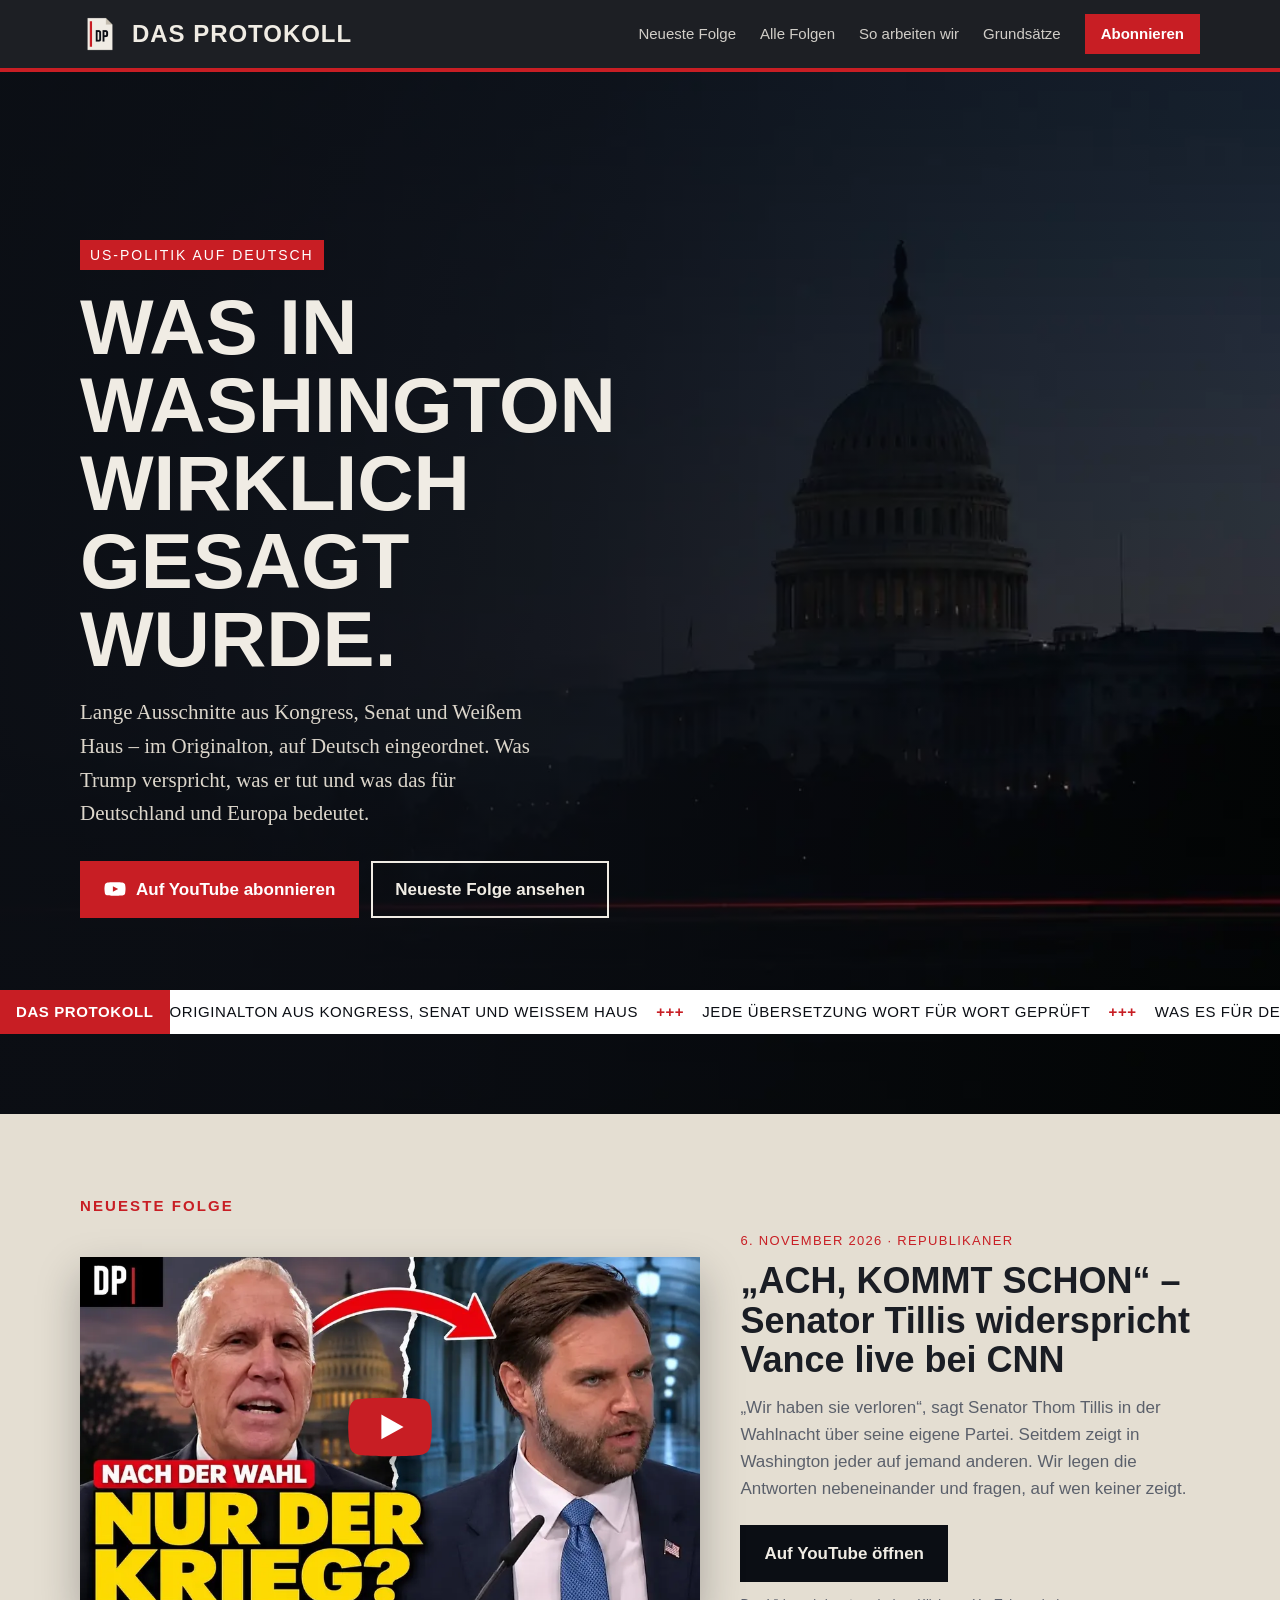
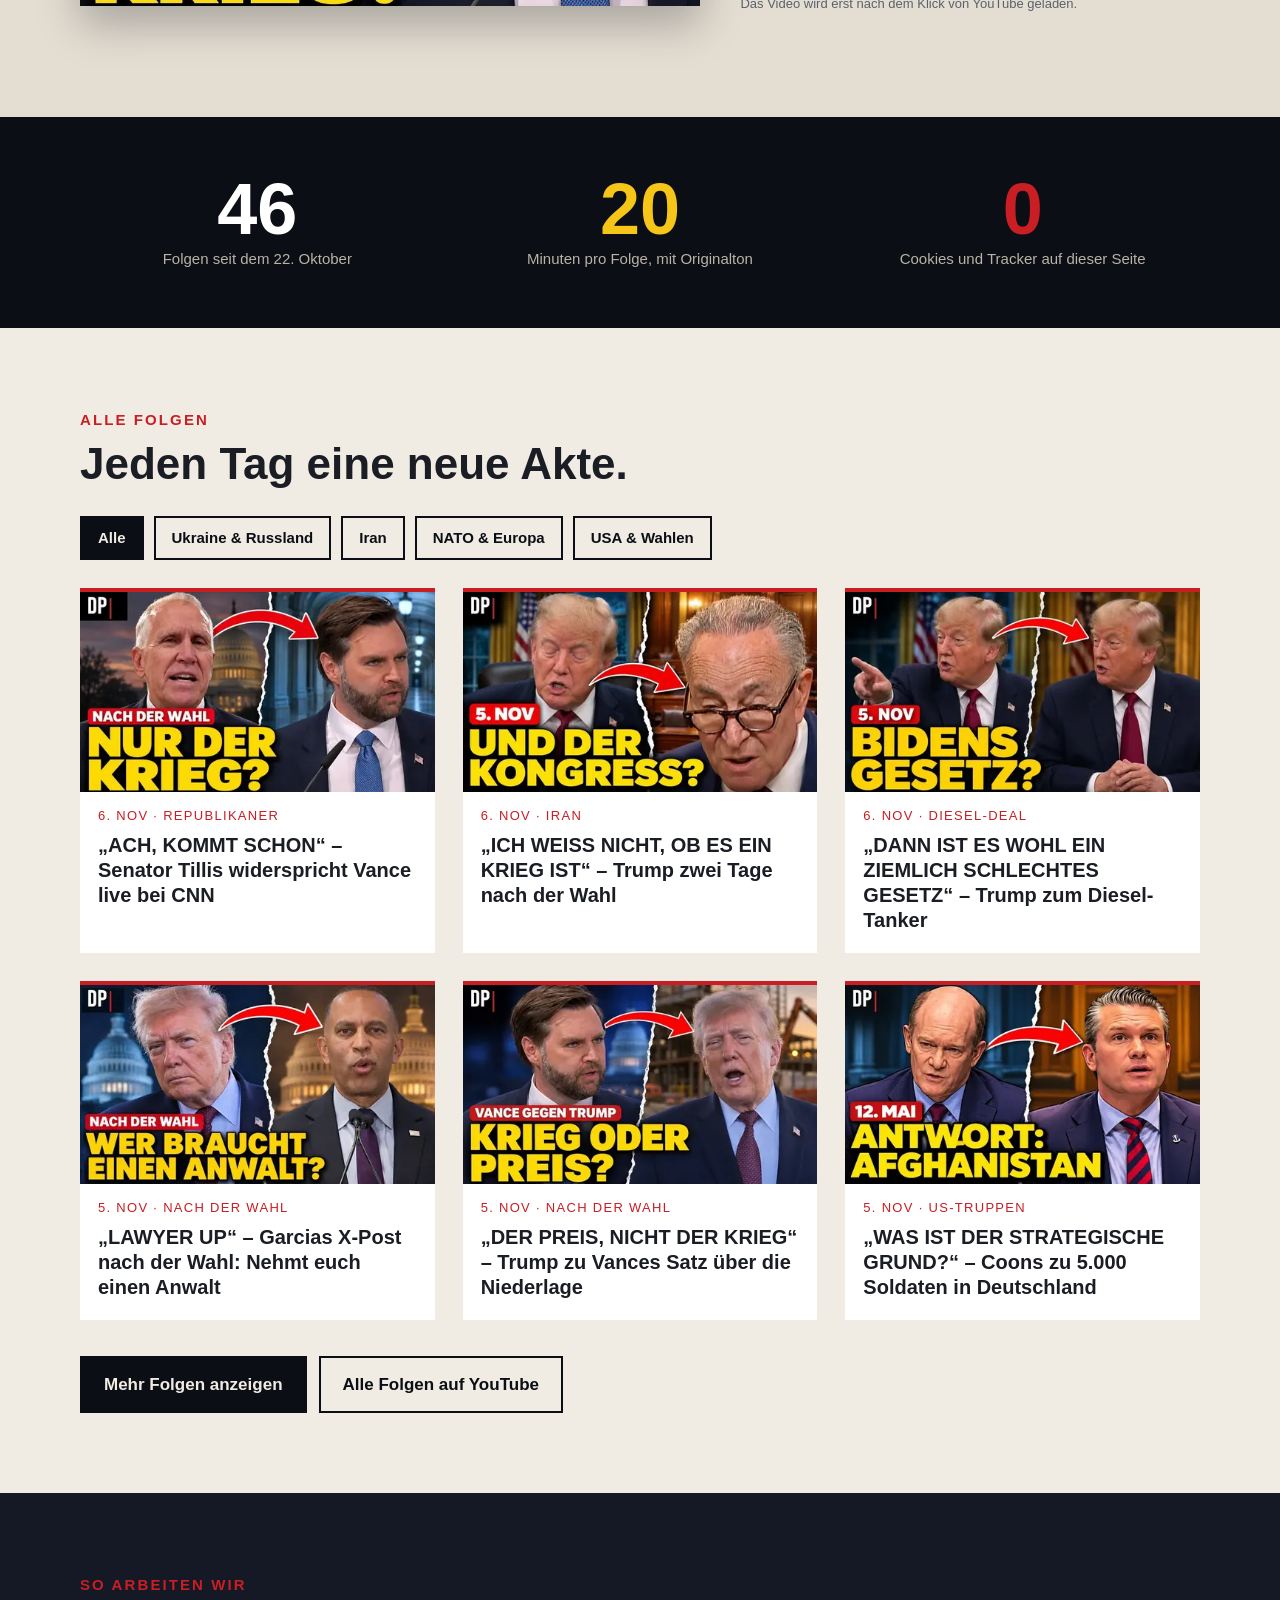
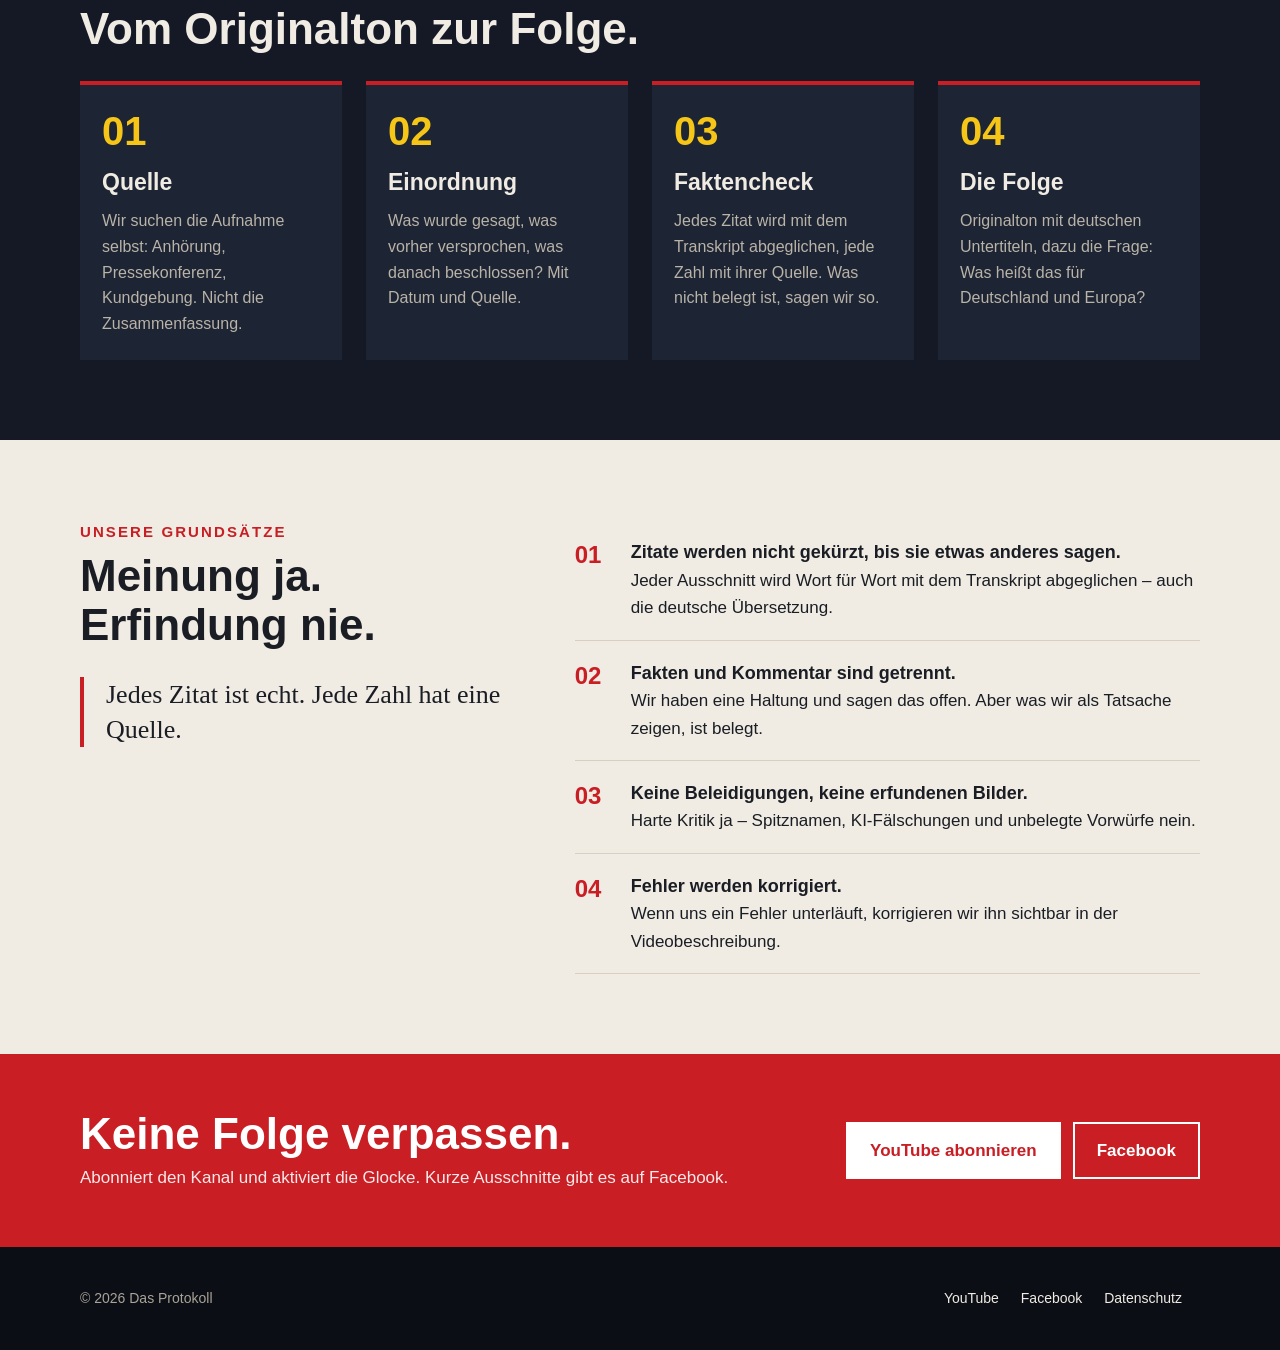
<file: index.html>
<!doctype html>
<html lang="de">
<head>
  <meta charset="utf-8">
  <meta name="viewport" content="width=device-width, initial-scale=1">
  <title>Das Protokoll – US-Politik auf Deutsch</title>
  <meta name="description" content="Das Protokoll zeigt, was in Washington wirklich gesagt und beschlossen wurde – mit dem Originalton aus Kongress, Senat und Weißem Haus, auf Deutsch eingeordnet.">
  <meta name="theme-color" content="#0B0E14">
  <meta property="og:title" content="Das Protokoll – US-Politik auf Deutsch">
  <meta property="og:description" content="Was Trump verspricht, was er tut – und was das für Deutschland bedeutet. Mit dem Originalton.">
  <meta property="og:image" content="https://dasprotokoll.github.io/og.jpg">
  <meta property="og:type" content="website">
  <link rel="icon" href="favicon.png">
  <link rel="preload" as="image" href="hero-m.webp" media="(max-width: 860px)">
  <link rel="preload" as="image" href="hero.webp" media="(min-width: 861px)">
  <link rel="stylesheet" href="style.css">
  <script defer src="app.js"></script>
</head>
<body>
  <header class="ust" id="ust">
    <div class="kap">
      <a class="marka" href="#oben"><img src="logo.png" alt="" width="40" height="40"><span>Das Protokoll</span></a>
      <button class="menu-dugme" aria-label="Menü öffnen" aria-expanded="false" aria-controls="menu"><span></span><span></span><span></span></button>
      <nav class="menu" id="menu">
        <a href="#neu">Neueste Folge</a>
        <a href="#folgen">Alle Folgen</a>
        <a href="#so">So arbeiten wir</a>
        <a href="#grundsaetze">Grundsätze</a>
        <a class="menu-yt" href="https://www.youtube.com/@DasProtokollUSA?sub_confirmation=1">Abonnieren</a>
      </nav>
    </div>
  </header>

  <main id="oben">
    <section class="giris">
      <picture class="giris-bg">
        <source media="(max-width: 860px)" srcset="hero-m.webp" type="image/webp">
        <source srcset="hero.webp" type="image/webp">
        <img src="hero.jpg" alt="" width="2000" height="1116" fetchpriority="high">
      </picture>
      <div class="kap giris-ic">
        <span class="ust-etiket">US-Politik auf Deutsch</span>
        <h1>Was in Washington wirklich gesagt wurde.</h1>
        <p>Lange Ausschnitte aus Kongress, Senat und Weißem Haus – im Originalton, auf Deutsch eingeordnet. Was Trump verspricht, was er tut und was das für Deutschland und Europa bedeutet.</p>
        <div class="dugmeler">
          <a class="dugme ana" href="https://www.youtube.com/@DasProtokollUSA?sub_confirmation=1"><svg viewBox="0 0 24 24" aria-hidden="true"><path d="M23 7.2a3 3 0 0 0-2.1-2.1C19 4.6 12 4.6 12 4.6s-7 0-8.9.5A3 3 0 0 0 1 7.2 31 31 0 0 0 .5 12 31 31 0 0 0 1 16.8a3 3 0 0 0 2.1 2.1c1.9.5 8.9.5 8.9.5s7 0 8.9-.5a3 3 0 0 0 2.1-2.1 31 31 0 0 0 .5-4.8 31 31 0 0 0-.5-4.8zM9.7 15.1V8.9l5.8 3.1z"/></svg>Auf YouTube abonnieren</a>
          <a class="dugme" href="#neu">Neueste Folge ansehen</a>
        </div>
        <div class="sayac" id="sayac" hidden>
          <span class="sayac-etiket">Bis zur US-Zwischenwahl am 3. November</span>
          <div class="sayac-kutular">
            <div><b data-s="g">–</b><small>Tage</small></div>
            <div><b data-s="s">–</b><small>Stunden</small></div>
            <div><b data-s="d">–</b><small>Minuten</small></div>
            <div><b data-s="sn">–</b><small>Sekunden</small></div>
          </div>
        </div>
      </div>
      <div class="bant" aria-hidden="true">
        <div class="bant-kirmizi">DAS PROTOKOLL</div>
        <div class="bant-akis"><div class="bant-ic">
          <span>Originalton aus Kongress, Senat und Weißem Haus</span><span>Jede Übersetzung Wort für Wort geprüft</span><span>Was es für Deutschland und Europa bedeutet</span><span>Neue Folgen jeden Tag</span><span>Nach den Zwischenwahlen vom 3. November</span>
          <span>Originalton aus Kongress, Senat und Weißem Haus</span><span>Jede Übersetzung Wort für Wort geprüft</span><span>Was es für Deutschland und Europa bedeutet</span><span>Neue Folgen jeden Tag</span><span>Nach den Zwischenwahlen vom 3. November</span>
        </div></div>
      </div>
    </section>

    <section id="neu" class="neu">
      <div class="kap">
        <p class="bolum-baslik gorun">Neueste Folge</p>
        <div class="vitrin gorun">
          <button class="oynat" data-vid="KIzRGRUYirM" aria-label="Video abspielen: „ach, kommt schon“ – senator tillis widerspricht vance live bei cnn">
            <img src="folgen/KIzRGRUYirM-gross.webp" alt="" width="960" height="540" loading="lazy">
            <span class="oynat-ikon"><svg viewBox="0 0 68 48" aria-hidden="true"><path d="M66.5 7.7a8.6 8.6 0 0 0-6-6C55.2.3 34 .3 34 .3s-21.2 0-26.5 1.4a8.6 8.6 0 0 0-6 6A90 90 0 0 0 .1 24a90 90 0 0 0 1.4 16.3 8.6 8.6 0 0 0 6 6C12.8 47.7 34 47.7 34 47.7s21.2 0 26.5-1.4a8.6 8.6 0 0 0 6-6A90 90 0 0 0 67.9 24a90 90 0 0 0-1.4-16.3z" fill="#C81E24"/><path d="M45 24 27 14v20" fill="#fff"/></svg></span>
          </button>
          <div class="vitrin-metin">
            <span class="tarih">6. November 2026 · Republikaner</span>
            <h2>„ACH, KOMMT SCHON“ – Senator Tillis widerspricht Vance live bei CNN</h2>
            <p>„Wir haben sie verloren“, sagt Senator Thom Tillis in der Wahlnacht über seine eigene Partei. Seitdem zeigt in Washington jeder auf jemand anderen. Wir legen die Antworten nebeneinander und fragen, auf wen keiner zeigt.</p>
            <a class="dugme koyu" href="https://www.youtube.com/watch?v=KIzRGRUYirM">Auf YouTube öffnen</a>
            <p class="not">Das Video wird erst nach dem Klick von YouTube geladen.</p>
          </div>
        </div>
      </div>
    </section>

    <section class="rakamlar">
      <div class="kap rakam-izgara">
        <div class="gorun"><b data-say="47">0</b><span>Folgen seit dem 22. Oktober</span></div>
        <div class="gorun"><b data-say="20">0</b><span>Minuten pro Folge, mit Originalton</span></div>
        <div class="gorun"><b data-say="0">0</b><span>Cookies und Tracker auf dieser Seite</span></div>
      </div>
    </section>

    <section id="folgen">
      <div class="kap">
        <p class="bolum-baslik gorun">Alle Folgen</p>
        <h2 class="gorun">Jeden Tag eine neue Akte.</h2>
        <div class="filtre gorun" role="group" aria-label="Nach Thema filtern">
          <button class="aktif" data-f="alle">Alle</button>
          <button data-f="ukraine">Ukraine &amp; Russland</button>
          <button data-f="iran">Iran</button>
          <button data-f="nato">NATO &amp; Europa</button>
          <button data-f="usa">USA &amp; Wahlen</button>
        </div>
        <div class="folgen" id="liste">
          <a class="folge gorun" data-t="usa" href="https://www.youtube.com/watch?v=KIzRGRUYirM"><img src="folgen/KIzRGRUYirM.webp" alt="" width="480" height="270" loading="lazy"><span class="tarih">6. Nov · Republikaner</span><h3>„ACH, KOMMT SCHON“ – Senator Tillis widerspricht Vance live bei CNN</h3></a>
          <a class="folge gorun" data-t="iran" href="https://www.youtube.com/watch?v=O8vGklT9Jt0"><img src="folgen/O8vGklT9Jt0.webp" alt="" width="480" height="270" loading="lazy"><span class="tarih">6. Nov · Iran</span><h3>„ICH WEISS NICHT, OB ES EIN KRIEG IST“ – Trump zwei Tage nach der Wahl</h3></a>
          <a class="folge gorun" data-t="ukraine" href="https://www.youtube.com/watch?v=QZNGdFV520M"><img src="folgen/QZNGdFV520M.webp" alt="" width="480" height="270" loading="lazy"><span class="tarih">6. Nov · Diesel-Deal</span><h3>„DANN IST ES WOHL EIN ZIEMLICH SCHLECHTES GESETZ“ – Trump zum Diesel-Tanker</h3></a>
          <a class="folge gorun" data-t="usa" href="https://www.youtube.com/watch?v=xZLZhEsxpjo"><img src="folgen/xZLZhEsxpjo.webp" alt="" width="480" height="270" loading="lazy"><span class="tarih">5. Nov · Nach der Wahl</span><h3>„LAWYER UP“ – Garcias X-Post nach der Wahl: Nehmt euch einen Anwalt</h3></a>
          <a class="folge gorun" data-t="usa" href="https://www.youtube.com/watch?v=tHRTYw9Mdu0"><img src="folgen/tHRTYw9Mdu0.webp" alt="" width="480" height="270" loading="lazy"><span class="tarih">5. Nov · Nach der Wahl</span><h3>„DER PREIS, NICHT DER KRIEG“ – Trump zu Vances Satz über die Niederlage</h3></a>
          <a class="folge gorun" data-t="nato" href="https://www.youtube.com/watch?v=YdwV0yim2V0"><img src="folgen/YdwV0yim2V0.webp" alt="" width="480" height="270" loading="lazy"><span class="tarih">5. Nov · US-Truppen</span><h3>„WAS IST DER STRATEGISCHE GRUND?“ – Coons zu 5.000 Soldaten in Deutschland</h3></a>
          <a class="folge gorun" data-t="ukraine" href="https://www.youtube.com/watch?v=Jvj3xQe8zTs"><img src="folgen/Jvj3xQe8zTs.webp" alt="" width="480" height="270" loading="lazy"><span class="tarih">4. Nov · Ukraine</span><h3>„ABER DAS WAR NICHT DER WILLE DES KONGRESSES“ – Shaheen zu Hegseth, 30. April</h3></a>
          <a class="folge gorun" data-t="ukraine" href="https://www.youtube.com/watch?v=QM1GT0ZzPZc"><img src="folgen/QM1GT0ZzPZc.webp" alt="" width="480" height="270" loading="lazy"><span class="tarih">4. Nov · G20 Miami</span><h3>„JEDEM GASTGEBER STEHT ES FREI“ – Merz zu Putin und Selenskyj in Miami</h3></a>
          <a class="folge gorun" data-t="usa" href="https://www.youtube.com/watch?v=aj3G3FhL9S8"><img src="folgen/aj3G3FhL9S8.webp" alt="" width="480" height="270" loading="lazy"><span class="tarih">4. Nov · Wahlergebnis</span><h3>„ICH STAND NICHT AUF DEM STIMMZETTEL“ – Trump nach der verlorenen Midterm-Wahl</h3></a>
          <a class="folge gorun" data-t="usa" href="https://www.youtube.com/watch?v=oOisMVMNVy8"><img src="folgen/oOisMVMNVy8.webp" alt="" width="480" height="270" loading="lazy"><span class="tarih">3. Nov · Zwischenwahlen</span><h3>„EIN UNGEHOBELTER, FURCHTBARER MENSCH“ – Trump am Tag nach der Wahl 2018</h3></a>
          <a class="folge gorun" data-t="usa" href="https://www.youtube.com/watch?v=RI7-SPSLDsY"><img src="folgen/RI7-SPSLDsY.webp" alt="" width="480" height="270" loading="lazy"><span class="tarih">3. Nov · Preise</span><h3>„BETRUGSNUMMER DER DEMOKRATEN“ – Trump, die Midterms und die 5.000 Dollar</h3></a>
          <a class="folge gorun" data-t="usa" href="https://www.youtube.com/watch?v=PKuwjLEKT8M"><img src="folgen/PKuwjLEKT8M.webp" alt="" width="480" height="270" loading="lazy"><span class="tarih">3. Nov · Wahltag</span><h3>„IM GRUNDE STEHE ICH AUF DEM STIMMZETTEL“ – Trump, der Wahltag und Europa</h3></a>
          <a class="folge gorun" data-t="iran" href="https://www.youtube.com/watch?v=mbKXnouF3-c"><img src="folgen/mbKXnouF3-c.webp" alt="" width="480" height="270" loading="lazy"><span class="tarih">2. Nov · Iran</span><h3>„IN ZEHN MINUTEN“ – Trump, der Iran und der Morgen nach der Wahl</h3></a>
          <a class="folge gorun" data-t="nato" href="https://www.youtube.com/watch?v=DttgfkYq_gQ"><img src="folgen/DttgfkYq_gQ.webp" alt="" width="480" height="270" loading="lazy"><span class="tarih">2. Nov · Raketen</span><h3>„ES WAR BESCHÄMEND“ – Hegseth, Trump und Deutschlands Raketenlücke</h3></a>
          <a class="folge gorun" data-t="usa" href="https://www.youtube.com/watch?v=kZ2P4Q-QJp4"><img src="folgen/kZ2P4Q-QJp4.webp" alt="" width="480" height="270" loading="lazy"><span class="tarih">2. Nov · Zwischenwahlen</span><h3>„DAS REPRÄSENTANTENHAUS IST VERLOREN“ – Trumps Parteifreund Tillis</h3></a>
          <a class="folge gorun" data-t="ukraine" href="https://www.youtube.com/watch?v=3UWQcur0wi8"><img src="folgen/3UWQcur0wi8.webp" alt="" width="480" height="270" loading="lazy"><span class="tarih">1. Nov · Patriots</span><h3>„WIR BRAUCHEN SIE AUCH SELBST“ – Trump und die 500 Patriots für Kiew</h3></a>
          <a class="folge gorun" data-t="ukraine" href="https://www.youtube.com/watch?v=A_JnL-sz4gg"><img src="folgen/A_JnL-sz4gg.webp" alt="" width="480" height="270" loading="lazy"><span class="tarih">1. Nov · Russland</span><h3>„WIR SIND BEREIT“ – Putin zu Europa, Washington prüft seinen Fonds</h3></a>
          <a class="folge gorun" data-t="usa" href="https://www.youtube.com/watch?v=Pq4a89QUwGs"><img src="folgen/Pq4a89QUwGs.webp" alt="" width="480" height="270" loading="lazy"><span class="tarih">1. Nov · FBI</span><h3>„LÜGENTHEATER“ – FBI-Chef Patel unter Eid, zwei Tage vor den Midterms</h3></a>
          <a class="folge gorun" data-t="usa" href="https://www.youtube.com/watch?v=ASgFESYSJBs"><img src="folgen/ASgFESYSJBs.webp" alt="" width="480" height="270" loading="lazy"><span class="tarih">31. Okt · Pressefreiheit</span><h3>„SIE SIND KRANK“ – Trump zu einem Reuters-Reporter nach der Kansas-Frage</h3></a>
          <a class="folge gorun" data-t="ukraine" href="https://www.youtube.com/watch?v=APCHqz3uROc"><img src="folgen/APCHqz3uROc.webp" alt="" width="480" height="270" loading="lazy"><span class="tarih">31. Okt · Ukraine</span><h3>„ER SOLL VERDAMMT NOCH MAL AUFHÖREN“ – Trump will Kiews Drohnen bremsen</h3></a>
          <a class="folge gorun" data-t="usa" href="https://www.youtube.com/watch?v=AwFaK_V1N0s"><img src="folgen/AwFaK_V1N0s.webp" alt="" width="480" height="270" loading="lazy"><span class="tarih">31. Okt · Katar-Jet</span><h3>„ZWEI WORTE: DANKE“ – Trump über den 747-Jet aus Katar</h3></a>
          <a class="folge gorun" data-t="iran" href="https://www.youtube.com/watch?v=5Pjuqk_eHyk"><img src="folgen/5Pjuqk_eHyk.webp" alt="" width="480" height="270" loading="lazy"><span class="tarih">30. Okt · Iran</span><h3>„DASS WAHRSCHEINLICH AMERIKANER GETÖTET WERDEN“ – Senator Murphy warnt vor neuem Iran-Krieg</h3></a>
          <a class="folge gorun" data-t="usa" href="https://www.youtube.com/watch?v=TIsX9dH6gPA"><img src="folgen/TIsX9dH6gPA.webp" alt="" width="480" height="270" loading="lazy"><span class="tarih">30. Okt · Zwischenwahlen</span><h3>„WENN DIE WAHLEN EHRLICH SIND“ – Trump vier Tage vor den Midterms</h3></a>
          <a class="folge gorun" data-t="ukraine" href="https://www.youtube.com/watch?v=g6AAchrY0T4"><img src="folgen/g6AAchrY0T4.webp" alt="" width="480" height="270" loading="lazy"><span class="tarih">30. Okt · Ukraine</span><h3>„SEHR BALD“ – Trump verspricht Putin-Selenskyj-Treffen, ohne Termin</h3></a>
          <a class="folge gorun" data-t="usa" href="https://www.youtube.com/watch?v=HTRDiB0nlzg"><img src="folgen/HTRDiB0nlzg.webp" alt="" width="480" height="270" loading="lazy"><span class="tarih">29. Okt · Zwischenwahlen</span><h3>„ÜBERALL GOLD“ – Obama über Trumps Weißes Haus, kurz vor den Midterms</h3></a>
          <a class="folge gorun" data-t="ukraine" href="https://www.youtube.com/watch?v=FMMj2sPXimQ"><img src="folgen/FMMj2sPXimQ.webp" alt="" width="480" height="270" loading="lazy"><span class="tarih">29. Okt · Ukraine</span><h3>„DIE EUROPÄISCHE UNION HÄTTE BEZAHLT“ – Trump über den Ukraine-Krieg</h3></a>
          <a class="folge gorun" data-t="ukraine" href="https://www.youtube.com/watch?v=OaXglwtLymY"><img src="folgen/OaXglwtLymY.webp" alt="" width="480" height="270" loading="lazy"><span class="tarih">29. Okt · Starlink</span><h3>„SCHÄMEN SOLLTE SICH, WER VERANTWORTLICH IST“ – Tillis zu Starlink</h3></a>
          <a class="folge gorun" data-t="nato" href="https://www.youtube.com/watch?v=1HZOqqJtYSY"><img src="folgen/1HZOqqJtYSY.webp" alt="" width="480" height="270" loading="lazy"><span class="tarih">28. Okt · Audi</span><h3>„NOCH NICHT GEFALLEN“ – VW-Aufsichtsrat Lies zum Audi-Werk</h3></a>
          <a class="folge gorun" data-t="usa" href="https://www.youtube.com/watch?v=CXef1wbB1pk"><img src="folgen/CXef1wbB1pk.webp" alt="" width="480" height="270" loading="lazy"><span class="tarih">28. Okt · Wirtschaft</span><h3>„INFLATION IST 1,7 PROZENT“ – Trump. Die Statistik sagt 3,7</h3></a>
          <a class="folge gorun" data-t="iran" href="https://www.youtube.com/watch?v=V8crYOcPOEo"><img src="folgen/V8crYOcPOEo.webp" alt="" width="480" height="270" loading="lazy"><span class="tarih">27. Okt · Iran</span><h3>„DAS IST NICHT UNSER KRIEG“ – Pistorius im März. Und Ramstein?</h3></a>
          <a class="folge gorun" data-t="ukraine" href="https://www.youtube.com/watch?v=ZNWpnhi54gM"><img src="folgen/ZNWpnhi54gM.webp" alt="" width="480" height="270" loading="lazy"><span class="tarih">27. Okt · Ukraine</span><h3>„WIR HABEN ALLE KARTEN“ – Trump zu Selenskyj. Und Deutschland?</h3></a>
          <a class="folge gorun" data-t="nato" href="https://www.youtube.com/watch?v=KlxhtSg-4II"><img src="folgen/KlxhtSg-4II.webp" alt="" width="480" height="270" loading="lazy"><span class="tarih">27. Okt · Grönland</span><h3>„SIE HABEN UNS GRÖNLAND GEGEBEN“ – Trump in Georgia. Stimmt das?</h3></a>
          <a class="folge gorun" data-t="nato" href="https://www.youtube.com/watch?v=kGO_VXYL_8U"><img src="folgen/kGO_VXYL_8U.webp" alt="" width="480" height="270" loading="lazy"><span class="tarih">26. Okt · AfD</span><h3>„MIT DEN STARKEN FREUNDEN IM AUSLAND“ – von Storch bei Bannon</h3></a>
          <a class="folge gorun" data-t="ukraine" href="https://www.youtube.com/watch?v=31W1CroOEkY"><img src="folgen/31W1CroOEkY.webp" alt="" width="480" height="270" loading="lazy"><span class="tarih">26. Okt · Ukraine</span><h3>„OHNE MEIN EINGREIFEN … UNMÖGLICH“ – Melania Trump zur Waffenruhe</h3></a>
          <a class="folge gorun" data-t="nato" href="https://www.youtube.com/watch?v=2UjbDsRIb1Y"><img src="folgen/2UjbDsRIb1Y.webp" alt="" width="480" height="270" loading="lazy"><span class="tarih">26. Okt · NATO</span><h3>„UNSERE NATO-VERBÜNDETEN WÄREN DIE NÄCHSTEN“ – Republikaner Cornyn über Putin</h3></a>
          <a class="folge gorun" data-t="nato" href="https://www.youtube.com/watch?v=hDimtW4pvoo"><img src="folgen/hDimtW4pvoo.webp" alt="" width="480" height="270" loading="lazy"><span class="tarih">25. Okt · US-Truppen</span><h3>„DANN IST DAS IHRE SCHULD“ – Hegseth, 5.000 US-Soldaten verlassen Deutschland</h3></a>
          <a class="folge gorun" data-t="iran" href="https://www.youtube.com/watch?v=1FyXoQRqJM8"><img src="folgen/1FyXoQRqJM8.webp" alt="" width="480" height="270" loading="lazy"><span class="tarih">25. Okt · Iran</span><h3>„FÄLLT WIE EIN STEIN“ – Trumps Ölpreis-Versprechen und unser Diesel</h3></a>
          <a class="folge gorun" data-t="nato" href="https://www.youtube.com/watch?v=ceec20Od2TI"><img src="folgen/ceec20Od2TI.webp" alt="" width="480" height="270" loading="lazy"><span class="tarih">25. Okt · NATO</span><h3>„DAMIT NIEMAND MEHR KLEINREDET“ – Tusk nach Hegseths Afghanistan-Rede</h3></a>
          <a class="folge gorun" data-t="ukraine" href="https://www.youtube.com/watch?v=LUX_JAW_d84"><img src="folgen/LUX_JAW_d84.webp" alt="" width="480" height="270" loading="lazy"><span class="tarih">24. Okt · Nord Stream</span><h3>„SIE MÜSSEN FÜR DIE UKRAINE STERBEN“ – Lawrow über Merz und Nord Stream</h3></a>
          <a class="folge gorun" data-t="ukraine" href="https://www.youtube.com/watch?v=O9FWbqjoMH4"><img src="folgen/O9FWbqjoMH4.webp" alt="" width="480" height="270" loading="lazy"><span class="tarih">24. Okt · Ukraine</span><h3>„OB JEMAND DA IST ODER NICHT“ – Trump zum Gipfel ohne Selenskyj</h3></a>
          <a class="folge gorun" data-t="usa" href="https://www.youtube.com/watch?v=JmhL-m8CVzE"><img src="folgen/JmhL-m8CVzE.webp" alt="" width="480" height="270" loading="lazy"><span class="tarih">24. Okt · Pressefreiheit</span><h3>„SIND SIE EIN KRANKER MENSCH?“ – Trump vor Reportern im Oval Office</h3></a>
          <a class="folge gorun" data-t="ukraine" href="https://www.youtube.com/watch?v=FbPpDNR1DEM"><img src="folgen/FbPpDNR1DEM.webp" alt="" width="480" height="270" loading="lazy"><span class="tarih">23. Okt · Starlink</span><h3>„WER HAT DIESE ENTSCHEIDUNG GETROFFEN?“ – Selenskyj zur Starlink-Drossel</h3></a>
          <a class="folge gorun" data-t="iran" href="https://www.youtube.com/watch?v=l-OKyfxzdEc"><img src="folgen/l-OKyfxzdEc.webp" alt="" width="480" height="270" loading="lazy"><span class="tarih">23. Okt · Iran</span><h3>„SIE, SIR, SIND DAS VERSAGEN“ – Senator Peters zu Hegseth</h3></a>
          <a class="folge gorun" data-t="nato" href="https://www.youtube.com/watch?v=o4Y1G1NFZy8"><img src="folgen/o4Y1G1NFZy8.webp" alt="" width="480" height="270" loading="lazy"><span class="tarih">23. Okt · Europa</span><h3>„DAS HABE ICH DEUTSCHLAND GESAGT“ – Trump und die Soldaten</h3></a>
          <a class="folge gorun" data-t="usa" href="https://www.youtube.com/watch?v=jIKnOmHG_M4"><img src="folgen/jIKnOmHG_M4.webp" alt="" width="480" height="270" loading="lazy"><span class="tarih">22. Okt · Kalifornien</span><h3>„LASST SIE LOS ANGELES AUSSCHALTEN“ – Trump gegen Newsom</h3></a>
          <a class="folge gorun" data-t="usa" href="https://www.youtube.com/watch?v=sTHK_mRioRQ"><img src="folgen/sTHK_mRioRQ.webp" alt="" width="480" height="270" loading="lazy"><span class="tarih">22. Okt · Zwischenwahlen</span><h3>„ICH WEISS NICHT, OB WIR DAS RECHTLICH NICHT DÜRFEN“ – Patel: FBI an die Wahllokale?</h3></a>
          <a class="folge gorun" data-t="ukraine" href="https://www.youtube.com/watch?v=WS6o35zOfBs"><img src="folgen/WS6o35zOfBs.webp" alt="" width="480" height="270" loading="lazy"><span class="tarih">22. Okt · Russland</span><h3>„ICH MÖCHTE PRÄSIDENT PUTIN DANKEN“ – Trump und der Diesel-Deal</h3></a>
        </div>
        <p class="bos" id="bos" hidden>Zu diesem Thema gibt es noch keine Folge.</p>
        <p class="hepsi"><button class="dugme koyu" id="daha" hidden>Mehr Folgen anzeigen</button> <a class="dugme cizgi" href="https://www.youtube.com/@DasProtokollUSA/videos">Alle Folgen auf YouTube</a></p>
      </div>
    </section>

    <section id="so" class="koyu-alan">
      <div class="kap">
        <p class="bolum-baslik gorun">So arbeiten wir</p>
        <h2 class="gorun">Vom Originalton zur Folge.</h2>
        <ol class="adimlar">
          <li class="gorun"><span class="adim-no">01</span><h3>Quelle</h3><p>Wir suchen die Aufnahme selbst: Anhörung, Pressekonferenz, Kundgebung. Nicht die Zusammenfassung.</p></li>
          <li class="gorun"><span class="adim-no">02</span><h3>Einordnung</h3><p>Was wurde gesagt, was vorher versprochen, was danach beschlossen? Mit Datum und Quelle.</p></li>
          <li class="gorun"><span class="adim-no">03</span><h3>Faktencheck</h3><p>Jedes Zitat wird mit dem Transkript abgeglichen, jede Zahl mit ihrer Quelle. Was nicht belegt ist, sagen wir so.</p></li>
          <li class="gorun"><span class="adim-no">04</span><h3>Die Folge</h3><p>Originalton mit deutschen Untertiteln, dazu die Frage: Was heißt das für Deutschland und Europa?</p></li>
        </ol>
      </div>
    </section>

    <section id="grundsaetze">
      <div class="kap grundsatz">
        <div class="gorun">
          <p class="bolum-baslik">Unsere Grundsätze</p>
          <h2>Meinung ja. Erfindung nie.</h2>
          <p class="zitat">Jedes Zitat ist echt. Jede Zahl hat eine Quelle.</p>
        </div>
        <ol>
          <li class="gorun"><strong>Zitate werden nicht gekürzt, bis sie etwas anderes sagen.</strong>Jeder Ausschnitt wird Wort für Wort mit dem Transkript abgeglichen – auch die deutsche Übersetzung.</li>
          <li class="gorun"><strong>Fakten und Kommentar sind getrennt.</strong>Wir haben eine Haltung und sagen das offen. Aber was wir als Tatsache zeigen, ist belegt.</li>
          <li class="gorun"><strong>Keine Beleidigungen, keine erfundenen Bilder.</strong>Harte Kritik ja – Spitznamen, KI-Fälschungen und unbelegte Vorwürfe nein.</li>
          <li class="gorun"><strong>Fehler werden korrigiert.</strong>Wenn uns ein Fehler unterläuft, korrigieren wir ihn sichtbar in der Videobeschreibung.</li>
        </ol>
      </div>
    </section>

    <section class="cagri">
      <div class="kap cagri-ic gorun">
        <div>
          <h2>Keine Folge verpassen.</h2>
          <p>Abonniert den Kanal und aktiviert die Glocke. Kurze Ausschnitte gibt es auf Facebook.</p>
        </div>
        <div class="dugmeler">
          <a class="dugme ana" href="https://www.youtube.com/@DasProtokollUSA?sub_confirmation=1">YouTube abonnieren</a>
          <a class="dugme" href="https://www.facebook.com/profile.php?id=61595643362527">Facebook</a>
        </div>
      </div>
    </section>
  </main>

  <footer class="alt">
    <div class="kap">
      <div>© 2026 Das Protokoll</div>
      <div>
        <a href="https://www.youtube.com/@DasProtokollUSA">YouTube</a>
        <a href="https://www.facebook.com/profile.php?id=61595643362527">Facebook</a>
        <a href="datenschutz.html">Datenschutz</a>
      </div>
    </div>
  </footer>
  <a class="yukari" href="#oben" aria-label="Nach oben">↑</a>
</body>
</html>
</file>
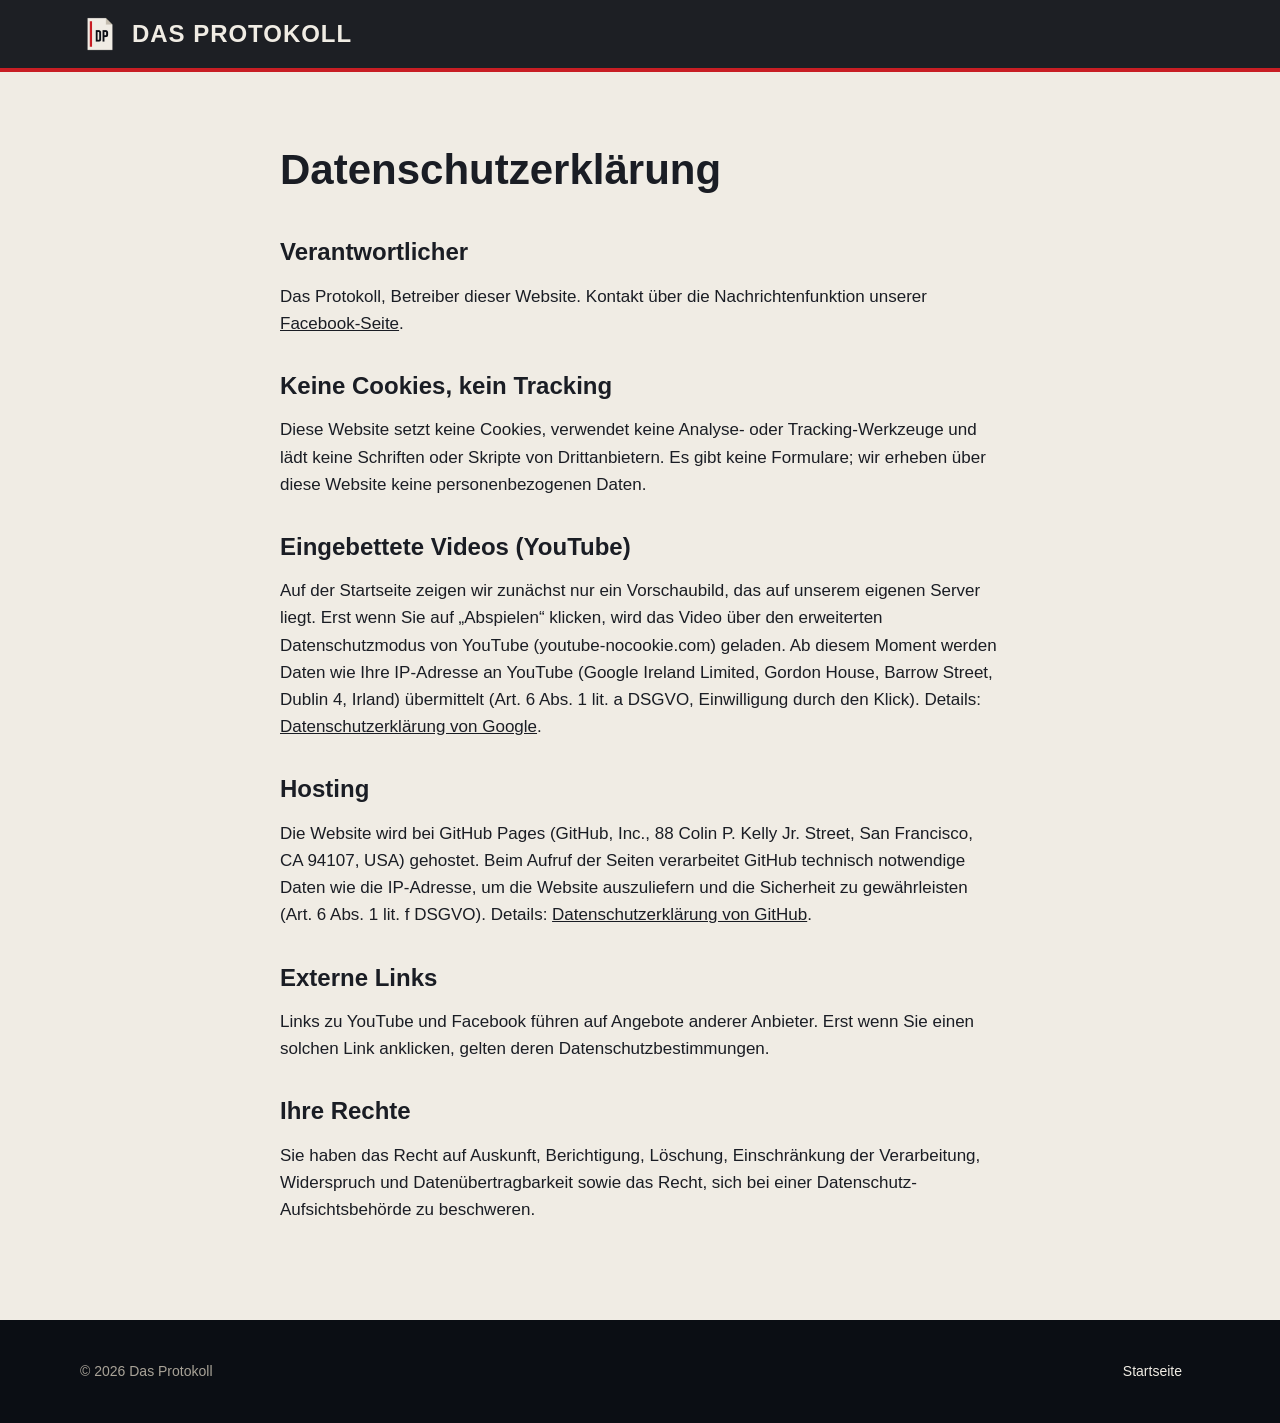
<file: datenschutz.html>
<!doctype html>
<html lang="de">
<head>
  <meta charset="utf-8">
  <meta name="viewport" content="width=device-width, initial-scale=1">
  <title>Datenschutz – Das Protokoll</title>
  <meta name="robots" content="noindex">
  <link rel="icon" href="favicon.png">
  <link rel="stylesheet" href="style.css">
</head>
<body>
  <header class="ust">
    <div class="kap">
      <a class="marka" href="index.html"><img src="logo.png" alt=""><span>Das Protokoll</span></a>
    </div>
  </header>
  <main class="metin">
    <h1>Datenschutzerklärung</h1>
    <h2>Verantwortlicher</h2>
    <p>Das Protokoll, Betreiber dieser Website. Kontakt über die Nachrichtenfunktion unserer <a href="https://www.facebook.com/profile.php?id=61595643362527">Facebook-Seite</a>.</p>
    <h2>Keine Cookies, kein Tracking</h2>
    <p>Diese Website setzt keine Cookies, verwendet keine Analyse- oder Tracking-Werkzeuge und lädt keine Schriften oder Skripte von Drittanbietern. Es gibt keine Formulare; wir erheben über diese Website keine personenbezogenen Daten.</p>
    <h2>Eingebettete Videos (YouTube)</h2>
    <p>Auf der Startseite zeigen wir zunächst nur ein Vorschaubild, das auf unserem eigenen Server liegt. Erst wenn Sie auf „Abspielen“ klicken, wird das Video über den erweiterten Datenschutzmodus von YouTube (youtube-nocookie.com) geladen. Ab diesem Moment werden Daten wie Ihre IP-Adresse an YouTube (Google Ireland Limited, Gordon House, Barrow Street, Dublin 4, Irland) übermittelt (Art. 6 Abs. 1 lit. a DSGVO, Einwilligung durch den Klick). Details: <a href="https://policies.google.com/privacy?hl=de">Datenschutzerklärung von Google</a>.</p>
    <h2>Hosting</h2>
    <p>Die Website wird bei GitHub Pages (GitHub, Inc., 88 Colin P. Kelly Jr. Street, San Francisco, CA 94107, USA) gehostet. Beim Aufruf der Seiten verarbeitet GitHub technisch notwendige Daten wie die IP-Adresse, um die Website auszuliefern und die Sicherheit zu gewährleisten (Art. 6 Abs. 1 lit. f DSGVO). Details: <a href="https://docs.github.com/de/site-policy/privacy-policies/github-general-privacy-statement">Datenschutzerklärung von GitHub</a>.</p>
    <h2>Externe Links</h2>
    <p>Links zu YouTube und Facebook führen auf Angebote anderer Anbieter. Erst wenn Sie einen solchen Link anklicken, gelten deren Datenschutzbestimmungen.</p>
    <h2>Ihre Rechte</h2>
    <p>Sie haben das Recht auf Auskunft, Berichtigung, Löschung, Einschränkung der Verarbeitung, Widerspruch und Datenübertragbarkeit sowie das Recht, sich bei einer Datenschutz-Aufsichtsbehörde zu beschweren.</p>
  </main>
  <footer class="alt">
    <div class="kap">
      <div>© 2026 Das Protokoll</div>
      <div><a href="index.html">Startseite</a></div>
    </div>
  </footer>
</body>
</html>
</file>
<file: style.css>
/* Das Protokoll – Website. Keine externen Schriften oder Skripte (DSGVO). */
:root {
  --lacivert: #0B0E14;
  --lacivert-2: #141925;
  --lacivert-3: #1D2433;
  --kagit: #F0ECE4;
  --kagit-2: #E4DED2;
  --metin: #1A1D24;
  --soluk: #5B606B;
  --kirmizi: #C81E24;
  --sari: #F5C518;
  --cizgi: #D6CFC2;
  --baslik: "Bahnschrift", "DIN Alternate", "Barlow Condensed", "Roboto Condensed", "Arial Narrow", sans-serif;
  --govde: "Segoe UI", "Helvetica Neue", Arial, sans-serif;
  --serif: Georgia, "Times New Roman", serif;
}

* { box-sizing: border-box; }
html { scroll-behavior: smooth; scroll-padding-top: 80px; }
body {
  margin: 0;
  background: var(--kagit);
  color: var(--metin);
  font-family: var(--govde);
  font-size: 17px;
  line-height: 1.6;
  -webkit-font-smoothing: antialiased;
  overflow-x: hidden;
}
a { color: inherit; }
img { max-width: 100%; display: block; }
button { font: inherit; cursor: pointer; }
.kap { max-width: 1160px; margin: 0 auto; padding: 0 20px; }

/* Ust serit */
.ust { position: sticky; top: 0; z-index: 50; background: rgba(11, 14, 20, .92); color: var(--kagit); border-bottom: 4px solid var(--kirmizi); backdrop-filter: blur(8px); -webkit-backdrop-filter: blur(8px); transition: box-shadow .3s; }
.ust.golge { box-shadow: 0 6px 24px rgba(0, 0, 0, .35); }
.ust .kap { display: flex; align-items: center; justify-content: space-between; height: 68px; gap: 16px; }
.marka { display: flex; align-items: center; gap: 12px; text-decoration: none; }
.marka img { width: 40px; height: 40px; }
.marka span { font-family: var(--baslik); font-weight: 700; font-size: 24px; letter-spacing: .04em; text-transform: uppercase; }
.menu { display: flex; align-items: center; gap: 24px; font-size: 15px; }
.menu a { text-decoration: none; opacity: .85; transition: opacity .2s; }
.menu a:hover { opacity: 1; text-decoration: underline; text-decoration-color: var(--kirmizi); text-underline-offset: 6px; }
.menu .menu-yt { background: var(--kirmizi); color: #fff; padding: 8px 16px; opacity: 1; font-weight: 600; }
.menu .menu-yt:hover { text-decoration: none; filter: brightness(1.1); }
.menu-dugme { display: none; background: none; border: 0; width: 44px; height: 44px; padding: 10px; }
.menu-dugme span { display: block; height: 2px; background: var(--kagit); margin: 6px 0; transition: transform .25s, opacity .25s; }
.menu-acik .menu-dugme span:nth-child(1) { transform: translateY(8px) rotate(45deg); }
.menu-acik .menu-dugme span:nth-child(2) { opacity: 0; }
.menu-acik .menu-dugme span:nth-child(3) { transform: translateY(-8px) rotate(-45deg); }

/* Giris */
.giris { position: relative; background: var(--lacivert); color: var(--kagit); overflow: hidden; }
.giris-bg img { position: absolute; inset: 0; width: 100%; height: 100%; object-fit: cover; object-position: right center; }
.giris::before { content: ""; position: absolute; inset: 0; background: linear-gradient(90deg, rgba(11,14,20,.92) 0%, rgba(11,14,20,.7) 45%, rgba(11,14,20,.15) 100%); z-index: 1; }
.giris-ic { position: relative; z-index: 2; padding-top: 88px; padding-bottom: 72px; }
.ust-etiket { display: inline-block; font-family: var(--baslik); font-size: 14px; letter-spacing: .14em; text-transform: uppercase; color: #fff; background: var(--kirmizi); padding: 4px 10px; animation: icgir .6s ease both; }
.giris h1 { font-family: var(--baslik); font-weight: 700; font-size: clamp(40px, 6.4vw, 78px); line-height: 1.0; margin: 18px 0; max-width: 14ch; text-transform: uppercase; animation: icgir .7s .08s ease both; }
.giris p { font-family: var(--serif); font-size: clamp(18px, 2vw, 21px); max-width: 46ch; color: #DCD6CB; margin: 0 0 30px; animation: icgir .7s .16s ease both; }
.giris .dugmeler { animation: icgir .7s .24s ease both; }
@keyframes icgir { from { opacity: 0; transform: translateY(14px); } to { opacity: 1; transform: none; } }

.dugmeler { display: flex; flex-wrap: wrap; gap: 12px; }
.dugme { display: inline-flex; align-items: center; gap: 10px; padding: 13px 22px; font-weight: 600; text-decoration: none; border: 2px solid var(--kagit); background: transparent; color: inherit; transition: transform .15s, filter .15s, background .2s; }
.dugme svg { width: 22px; height: 22px; fill: currentColor; }
.dugme:hover { transform: translateY(-2px); }
.dugme.ana { background: var(--kirmizi); border-color: var(--kirmizi); color: #fff; }
.dugme.ana:hover { filter: brightness(1.1); }
.dugme.koyu { background: var(--lacivert); border-color: var(--lacivert); color: var(--kagit); }
.dugme.cizgi { border-color: var(--lacivert); color: var(--lacivert); }

/* Geri sayim */
.sayac { margin-top: 40px; animation: icgir .7s .32s ease both; }
.sayac-etiket { display: block; font-family: var(--baslik); font-size: 13px; letter-spacing: .14em; text-transform: uppercase; color: var(--sari); margin-bottom: 10px; }
.sayac-kutular { display: flex; gap: 10px; }
.sayac-kutular div { background: rgba(255, 255, 255, .07); border: 1px solid rgba(255, 255, 255, .14); min-width: 74px; padding: 10px 12px 8px; text-align: center; }
.sayac-kutular b { display: block; font-family: var(--baslik); font-size: 34px; line-height: 1; font-variant-numeric: tabular-nums; }
.sayac-kutular small { font-size: 12px; color: #B9B3A8; letter-spacing: .06em; text-transform: uppercase; }

/* Haber bandi */
.bant { position: relative; z-index: 2; display: flex; background: #fff; color: var(--lacivert); font-family: var(--baslik); font-size: 15px; letter-spacing: .04em; text-transform: uppercase; overflow: hidden; }
.bant-kirmizi { flex: none; background: var(--kirmizi); color: #fff; padding: 10px 16px; font-weight: 700; z-index: 1; }
.bant-akis { overflow: hidden; flex: 1; }
.bant-ic { display: flex; width: max-content; animation: kay 40s linear infinite; }
.bant-ic span { padding: 10px 0; white-space: nowrap; }
.bant-ic span::after { content: "+++"; color: var(--kirmizi); margin: 0 18px; font-weight: 700; }
@keyframes kay { to { transform: translateX(-50%); } }

/* Bolumler */
section { padding: 80px 0; }
.bolum-baslik { font-family: var(--baslik); font-weight: 700; font-size: 15px; letter-spacing: .14em; text-transform: uppercase; color: var(--kirmizi); margin: 0 0 8px; }
h2 { font-family: var(--baslik); font-weight: 700; font-size: clamp(30px, 4vw, 44px); line-height: 1.1; margin: 0 0 28px; }

/* Vitrin (neueste Folge) */
.neu { background: var(--kagit-2); }
.vitrin { display: grid; grid-template-columns: 1.35fr 1fr; gap: 40px; align-items: center; }
.oynat { position: relative; display: block; width: 100%; padding: 0; border: 0; background: var(--lacivert); aspect-ratio: 16 / 9; overflow: hidden; box-shadow: 0 18px 40px rgba(11, 14, 20, .28); }
.oynat img, .oynat iframe { position: absolute; inset: 0; width: 100%; height: 100%; object-fit: cover; border: 0; }
.oynat img { transition: transform .5s ease; }
.oynat:hover img { transform: scale(1.04); }
.oynat-ikon { position: absolute; left: 50%; top: 50%; width: 84px; transform: translate(-50%, -50%); transition: transform .2s; filter: drop-shadow(0 6px 14px rgba(0,0,0,.45)); }
.oynat:hover .oynat-ikon { transform: translate(-50%, -50%) scale(1.08); }
.vitrin-metin h2 { font-size: clamp(26px, 3vw, 36px); margin: 8px 0 14px; }
.vitrin-metin p { margin: 0 0 22px; color: var(--soluk); }
.vitrin-metin .not { font-size: 13px; margin-top: 12px; }
.tarih { font-family: var(--baslik); font-size: 13px; letter-spacing: .1em; text-transform: uppercase; color: var(--kirmizi); }

/* Rakamlar */
.rakamlar { background: var(--lacivert); color: var(--kagit); padding: 56px 0; }
.rakam-izgara { display: grid; grid-template-columns: repeat(3, 1fr); gap: 28px; text-align: center; }
.rakam-izgara b { display: block; font-family: var(--baslik); font-size: clamp(48px, 6vw, 72px); line-height: 1; color: #fff; font-variant-numeric: tabular-nums; }
.rakam-izgara div:nth-child(2) b { color: var(--sari); }
.rakam-izgara div:nth-child(3) b { color: var(--kirmizi); }
.rakam-izgara span { color: #B9B3A8; font-size: 15px; }

/* Filtre + Folgen */
.filtre { display: flex; flex-wrap: wrap; gap: 10px; margin: 0 0 28px; }
.filtre button { border: 2px solid var(--lacivert); background: transparent; color: var(--lacivert); padding: 8px 16px; font-weight: 600; font-size: 15px; transition: background .2s, color .2s; }
.filtre button:hover { background: rgba(11, 14, 20, .08); }
.filtre button.aktif { background: var(--lacivert); color: var(--kagit); }
.folgen { display: grid; grid-template-columns: repeat(3, 1fr); gap: 28px; }
.folge { display: flex; flex-direction: column; text-decoration: none; background: #fff; border-top: 4px solid var(--kirmizi); transition: transform .2s, box-shadow .2s; }
.folge:hover { transform: translateY(-4px); box-shadow: 0 14px 30px rgba(11, 14, 20, .14); }
.folge img { width: 100%; height: auto; aspect-ratio: 16 / 9; object-fit: cover; background: var(--kagit-2); }
.folge .tarih { display: block; padding: 14px 18px 0; }
.folge h3 { font-family: var(--baslik); font-size: 20px; line-height: 1.25; margin: 6px 18px 20px; }
.folge.gizli { display: none; }
.bos { color: var(--soluk); }
.hepsi { display: flex; flex-wrap: wrap; gap: 12px; margin: 36px 0 0; }

/* So arbeiten wir */
.koyu-alan { background: var(--lacivert-2); color: var(--kagit); }
.adimlar { list-style: none; margin: 0; padding: 0; display: grid; grid-template-columns: repeat(4, 1fr); gap: 24px; }
.adimlar li { background: var(--lacivert-3); padding: 26px 22px 24px; border-top: 4px solid var(--kirmizi); }
.adim-no { font-family: var(--baslik); font-size: 40px; font-weight: 700; color: var(--sari); line-height: 1; }
.adimlar h3 { font-family: var(--baslik); font-size: 23px; margin: 10px 0 8px; }
.adimlar p { margin: 0; color: #B9B3A8; font-size: 16px; }

/* Grundsaetze */
.grundsatz { display: grid; grid-template-columns: 1fr 1.4fr; gap: 48px; align-items: start; }
.grundsatz ol { margin: 0; padding: 0; list-style: none; counter-reset: g; }
.grundsatz li { counter-increment: g; padding: 18px 0 18px 56px; position: relative; border-bottom: 1px solid var(--cizgi); }
.grundsatz li::before { content: counter(g, decimal-leading-zero); position: absolute; left: 0; top: 16px; font-family: var(--baslik); font-weight: 700; font-size: 24px; color: var(--kirmizi); }
.grundsatz li strong { display: block; font-size: 18px; }
.zitat { font-family: var(--serif); font-size: 26px; line-height: 1.35; border-left: 4px solid var(--kirmizi); padding-left: 22px; margin: 0; }

/* Cagri */
.cagri { background: var(--kirmizi); color: #fff; padding: 56px 0; }
.cagri-ic { display: flex; align-items: center; justify-content: space-between; gap: 28px; flex-wrap: wrap; }
.cagri h2 { margin: 0 0 6px; }
.cagri p { margin: 0; opacity: .9; }
.cagri .dugme.ana { background: #fff; color: var(--kirmizi); border-color: #fff; }
.cagri .dugme { border-color: #fff; }

/* Alt bilgi */
.alt { background: var(--lacivert); color: #A9A398; font-size: 14px; padding: 40px 0; }
.alt .kap { display: flex; flex-wrap: wrap; justify-content: space-between; gap: 16px; }
.alt a { color: var(--kagit); text-decoration: none; margin-right: 18px; }
.alt a:hover { text-decoration: underline; }
.yukari { position: fixed; right: 18px; bottom: 18px; z-index: 40; width: 46px; height: 46px; display: grid; place-items: center; background: var(--kirmizi); color: #fff; text-decoration: none; font-size: 22px; font-weight: 700; opacity: 0; transform: translateY(12px); pointer-events: none; transition: opacity .25s, transform .25s; box-shadow: 0 6px 18px rgba(0,0,0,.3); }
.yukari.goster { opacity: 1; transform: none; pointer-events: auto; }

/* Gorunme animasyonu (JS varsa) */
.js .gorun { opacity: 0; transform: translateY(18px); transition: opacity .6s ease, transform .6s ease; }
.js .gorun.gorundu { opacity: 1; transform: none; }

/* Metin sayfalari (Impressum, Datenschutz) */
.metin { max-width: 760px; padding: 64px 20px 80px; margin: 0 auto; }
.metin h1 { font-family: var(--baslik); font-size: 42px; margin: 0 0 24px; }
.metin h2 { font-size: 24px; margin: 36px 0 10px; }
.uyari { background: #FFF4D6; border-left: 4px solid #D9A400; padding: 12px 16px; }

@media (max-width: 960px) {
  .adimlar { grid-template-columns: repeat(2, 1fr); }
}
@media (max-width: 860px) {
  section { padding: 60px 0; }
  .menu-dugme { display: block; }
  .menu { position: absolute; top: 72px; left: 0; right: 0; flex-direction: column; align-items: stretch; gap: 0; background: var(--lacivert); border-bottom: 4px solid var(--kirmizi); max-height: 0; overflow: hidden; transition: max-height .3s ease; }
  .menu a { padding: 14px 20px; border-top: 1px solid rgba(255,255,255,.08); opacity: 1; }
  .menu .menu-yt { margin: 12px 20px 16px; text-align: center; }
  .menu-acik .menu { max-height: 420px; }
  .giris::before { background: linear-gradient(180deg, rgba(11,14,20,.55) 0%, rgba(11,14,20,.92) 70%); }
  .giris-bg img { object-position: 70% center; }
  .giris-ic { padding-top: 56px; padding-bottom: 48px; }
  .sayac-kutular div { min-width: 0; flex: 1; padding: 8px 4px 6px; }
  .sayac-kutular b { font-size: 26px; }
  .vitrin { grid-template-columns: 1fr; gap: 22px; }
  .rakam-izgara { grid-template-columns: 1fr; gap: 22px; }
  .folgen { grid-template-columns: 1fr; gap: 20px; }
  .grundsatz { grid-template-columns: 1fr; gap: 24px; }
  .bant-kirmizi { display: none; }
}
@media (min-width: 861px) and (max-width: 1100px) {
  .folgen { grid-template-columns: repeat(2, 1fr); }
}
@media (max-width: 560px) {
  .adimlar { grid-template-columns: 1fr; }
  .marka span { font-size: 20px; }
}
@media (prefers-reduced-motion: reduce) {
  *, *::before, *::after { animation: none !important; transition: none !important; }
  html { scroll-behavior: auto; }
  .js .gorun { opacity: 1; transform: none; }
}
</file>
